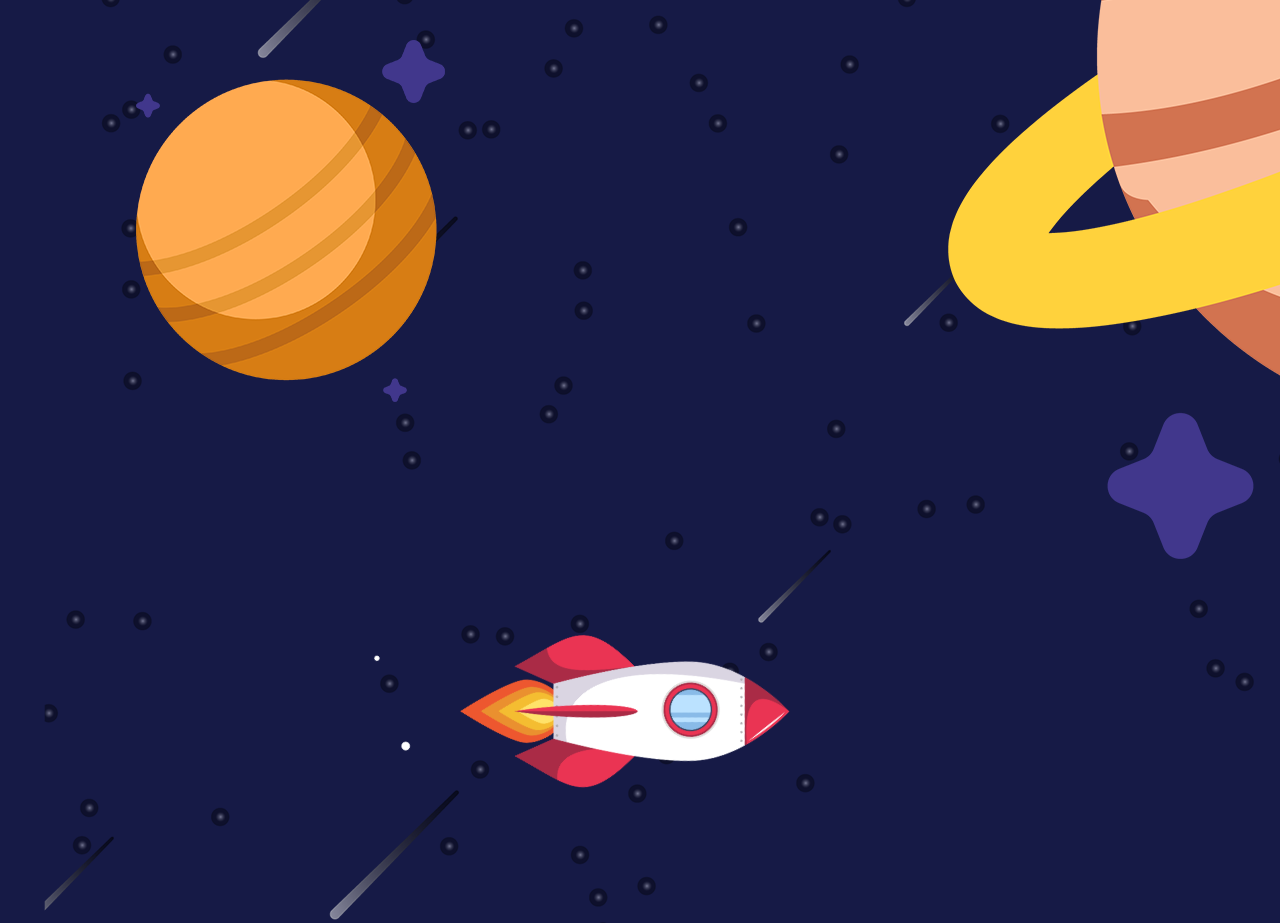
<file: index.html>
<!DOCTYPE html>
<html lang="en">
<head>
    <meta charset="UTF-8">
    <meta name="viewport" content="width=device-width, initial-scale=1.0">
    <link rel="stylesheet" href="project.css">
    <link rel="stylesheet" href="animations.css">
    <title>Document</title>
</head>
<body>
    <div class="rocket">
        <img src="images/rocket.png" class="r1" >
    </div>

<img src="images/cody.png" class="cody"  >
<img src="images/conv1.png" class="conv1"  >
<img src="images/conv2.png" class="conv2"  >
<img src="images/conv3.png" class="conv3"  >
<img src="images/conv4.png" class="conv4"  >

    
</body>
</html>
</file>
<file: project.css>
body{
    background: url(images/galaxy.png) rgb(22,26,70);
    background-repeat: repeat-x;


}


.r1{
    height: 300px;
    position: absolute;
    top: 550px;
    left: 400px;
    transform: rotateZ(45deg);
}

.cody{
    height: 250px;
    position: absolute;
    top: 500px;
    left: -15%;
}
.conv1,
.conv3{
    position: absolute;
    height: 100px;
    width: 150px;
    top: 420px;
    left:460px ;
    opacity: 0;
}

.conv2,
.conv4{
    
    position: absolute;
    height: 100px;
    width: 200px;
    top: 540px;
    left: 760px;    
    opacity: 0;
}
</file>
<file: animations.css>
.rocket{
    animation: item-stay-move 2s infinite ease-in-out;
}

.r1{
    animation :rocket-tocb 2s 19s ease-in-out forwards;
}

.cody{
    animation: item-stay-move 2s infinite ease-in-out,
               move-cody 2s 6s ease-in-out forwards,
               cody-onboards 2s 17s ease-in-out forwards;
}

body{
    animation: background-move 6s ease-in-out;
    animation-fill-mode: forwards;
}

.conv1{
    animation: conversation 2s 8s ease-in-out,
               item-stay-move 2s infinite ease-in-out;
}

.conv2{
    animation: conversation 2s 10s ease-in-out,
               item-stay-move 2s infinite ease-in-out;
}

.conv3{
    animation: conversation 2s 12s ease-in-out,
               item-stay-move 2s infinite ease-in-out;
}

.conv4{
    animation: conversation 2s 14s ease-in-out,
    item-stay-move 2s infinite ease-in-out;
}

@keyframes cody-onboards{
    0%{
        left: 15%;
    }
    100%{
        left: 25%;
        opacity: 0;
    }
}

@keyframes rocket-tocb{
    20%{
        transform: rotateZ(-45deg);
    }
    100%{
       top: -1000px;
    }
}

@keyframes conversation{
    40%,
    90%{
        opacity: 1;
    }
    100%{
        opacity: 0;
    }
}

@keyframes move-cody{
    0%{
        left: -15%;
    }
    100%{
        left: 15%;
    }
}

@keyframes background-move{
    0%{
        background-position: 100px 10%;
    }
    100%{
        background-position: -5000px 10%;
    }
}

@keyframes item-stay-move{
    50%{
        transform: translateY(-20px);
    }
}
</file>
